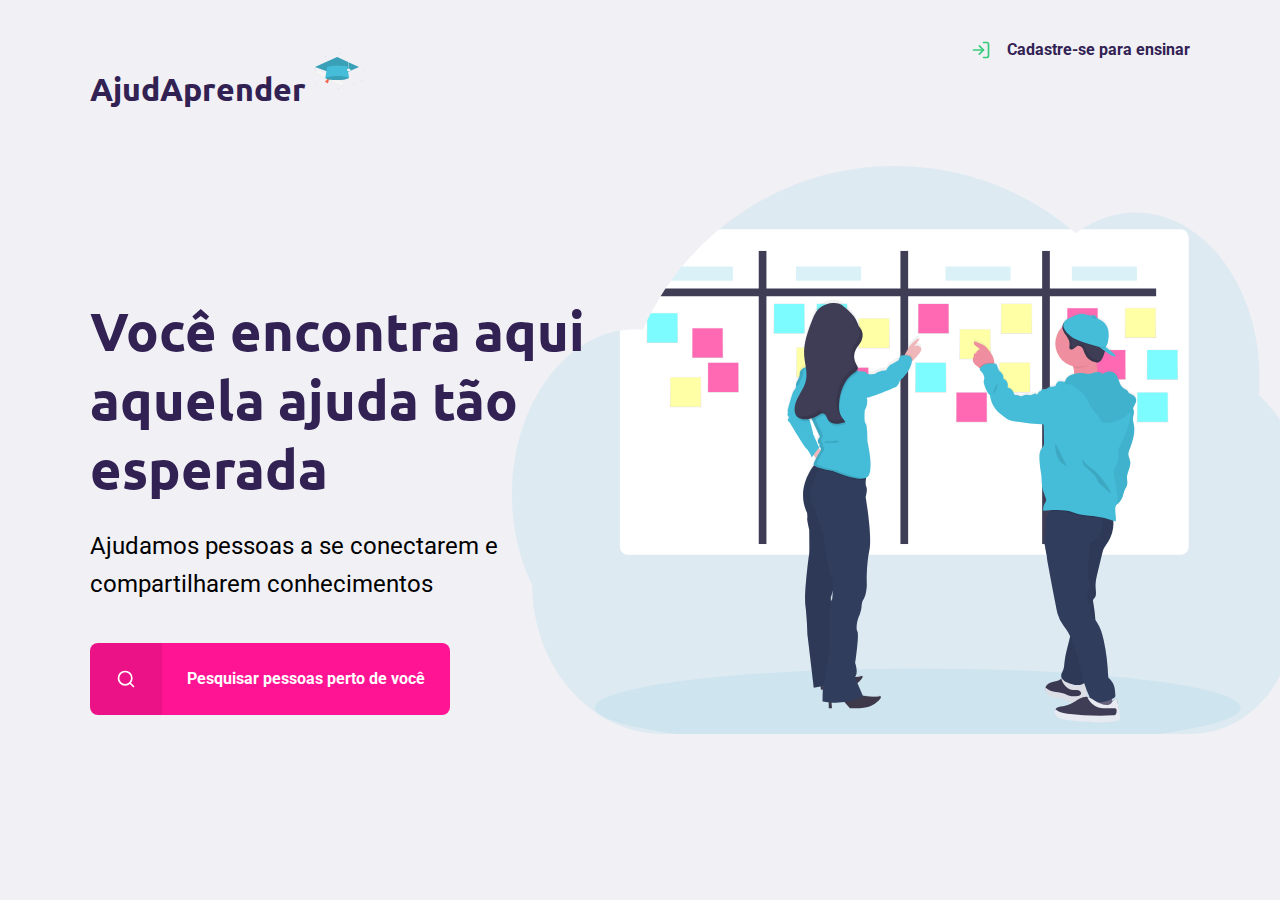
<file: index.html>
<!DOCTYPE html>
<html lang="pt-br">

<head>

    <meta charset="UTF-8">
    <meta name="viewport" content="width=device-width, initial-scale=1.0">
    <link href="https://fonts.googleapis.com/css2?family=Roboto&family=Ubuntu:wght@700&display=swap" rel="stylesheet">


    <link rel="stylesheet" href="./styles/style.css">
    <link rel="stylesheet" href="./styles/home.css">
    <link rel="stylesheet" href="./styles/modal.css">
    <link rel="stylesheet" href="./styles/responsive.css">
    <link rel="shortcut icon" href="./assets/fav2.ico"/>
    
    
    <title>
        AjudAprender
    </title>

</head>

<body>
    <div id="page-home">
        <div class="content">
            <header>
                <h3>
                    AjudAprender
                    <img src="assets/logo.svg" alt="Logomarca AjudAprender">
                </h3>
    
                <a href="cadastro.html">
                    <span></span>
                    Cadastre-se para ensinar</a>
            </header>
            <main>
                <h1>
                    Você encontra aqui aquela ajuda tão esperada
                </h1>
                
                <p>
                    Ajudamos pessoas a se conectarem e compartilharem conhecimentos
                </p>
                <a href="#"><span></span><strong>Pesquisar pessoas perto de você</strong></a>             
                
            </main>
            
        </div>
    </div>
    
    <div id="modal" class="hide">
        <div class="content">
            <div class="header">
                <h1>Ajudantes cadastrados</h1>
                <a href="#">Fechar</a>
            </div>
            <form action="pesquisa.html">
                <label for="search">Cidade</label>
                <div class="search field">
                    <input type="text" name="search" placeholder="Pesquise por cidade">
                    <button>
                        <img src="./assets/search.svg" alt="Buscar">
                    </button>
                </div>
            </form>
        </div>
    </div>
    <script src="./scripts/main.js"></script>
</body>

</html>
</file>
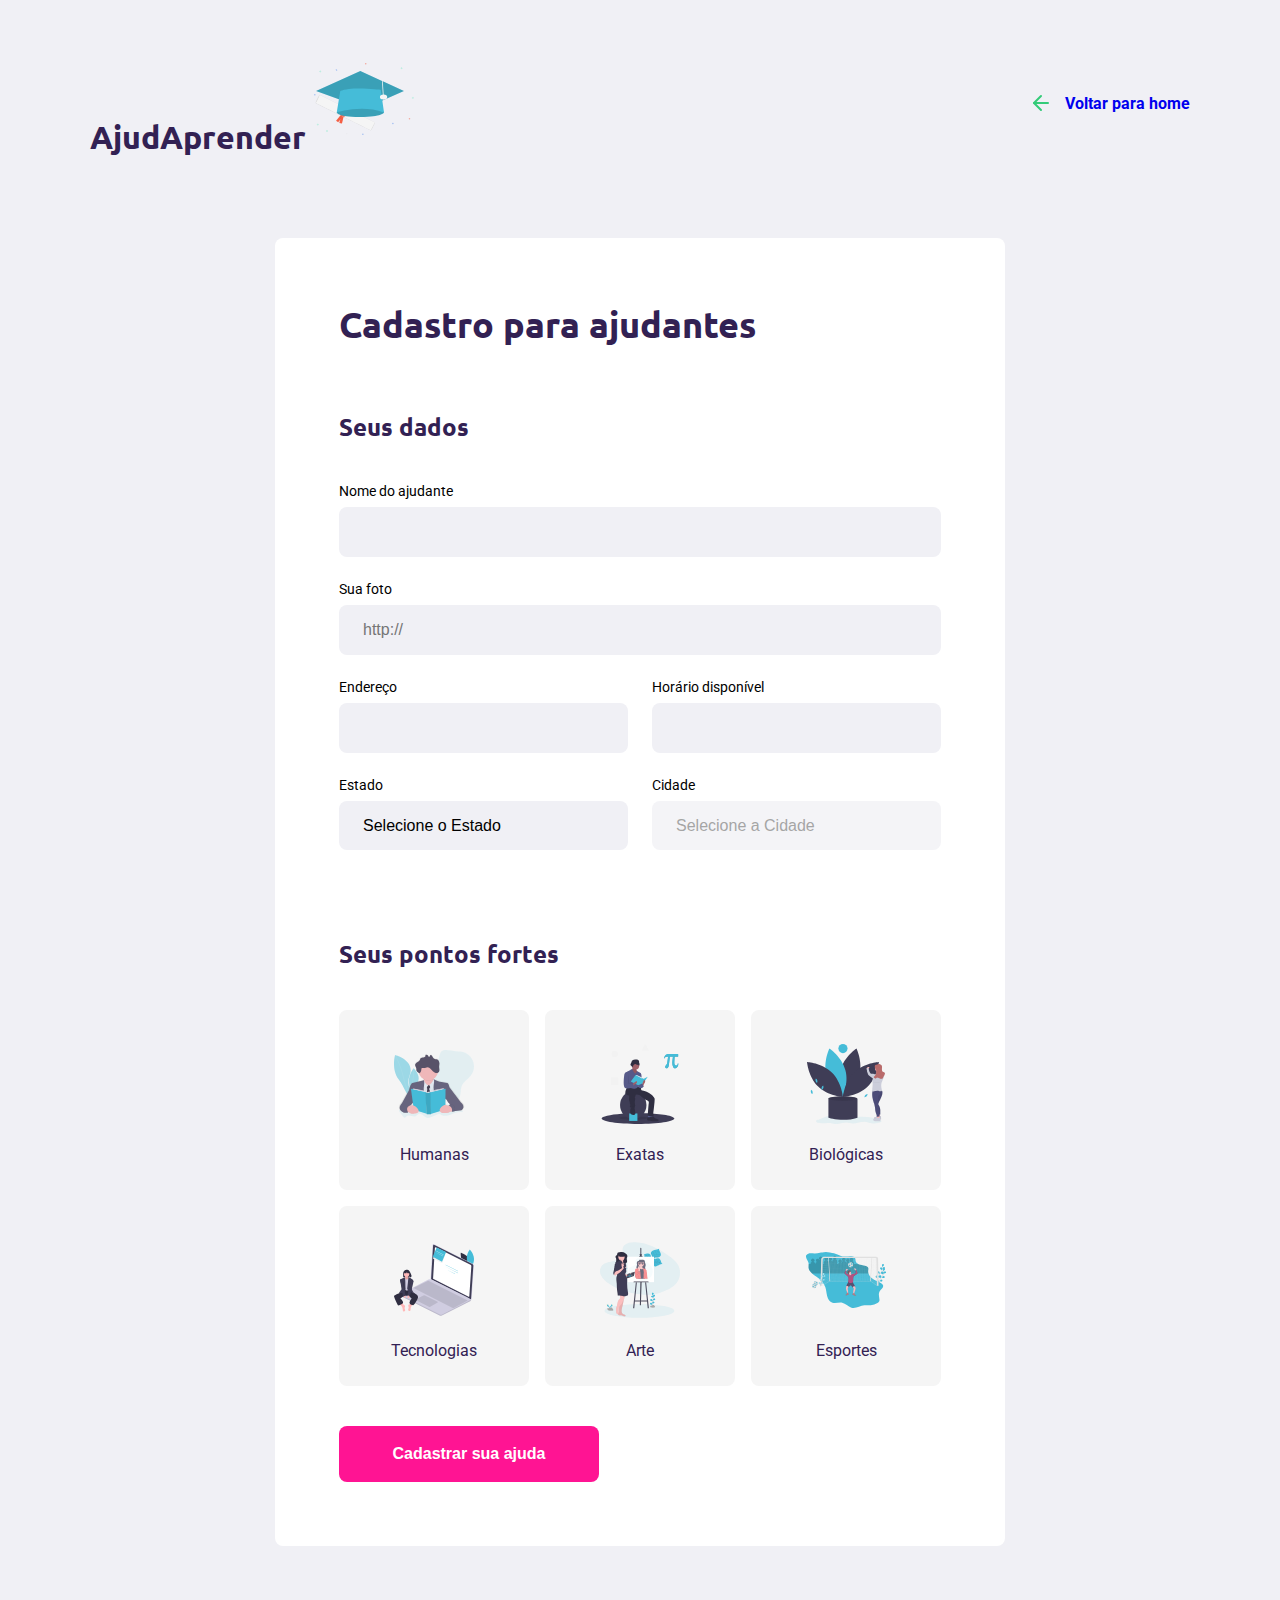
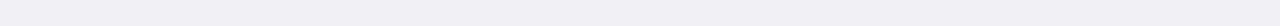
<file: cadastro.html>
<!DOCTYPE html>
<html lang="pt-br">

<head>

    <meta charset="UTF-8">
    <meta name="viewport" content="width=device-width, initial-scale=1.0">
    <link href="https://fonts.googleapis.com/css2?family=Roboto&family=Ubuntu:wght@700&display=swap" rel="stylesheet">


    <link rel="stylesheet" href="./styles/style.css">
    <link rel="stylesheet" href="./styles/create-point.css">
    <link rel="stylesheet" href="./styles/responsive.css">
    <link rel="shortcut icon" href="./assets/fav2.ico"/>
    
    <title>
        Cadastrar
    </title>

</head>

<body>
    <div id="page-create-point">
        
            <header>
                <h3>
                    AjudAprender
                    <img src="assets/logo.svg" alt="Logomarca">
                </h3>
    
                <a href="index.html">
                    <span></span>
                    Voltar para home</a>
            </header>
            
            <form action="">
                <h1>Cadastro para ajudantes</h1>

                <fieldset>
                    <legend>
                        <h2>
                            Seus dados
                        </h2>
                    </legend>
                    
                    <div class="field">
                        <label for="name">Nome do ajudante</label>
                        <input type="text" name="name"> 
                    </div>
                    <div class="field">
                        <label for="name">Sua foto</label>
                        <input type="url" name="image" placeholder="http://">
                    </div>
                    <div class="field-group">
                        <div class="field">
                            <label for="adress">Endereço</label>
                            <input type="text" name="adress" required>
                        </div>
                        <div class="field">
                            <label for="adress">Horário disponível</label>
                            <input type="text" name="hour" required>
                        </div>
                    </div>

                    <div class="field-group">
                        <div class="field">
                            <label for="state">Estado</label>
                            <select name="uf" required>
                                <option value="">Selecione o Estado</option>
                                
                            </select>
                        </div>
                        <div class="field">
                            <label for="city">Cidade</label>
                            <select name="city" disabled required>
                                <option value="">Selecione a Cidade</option>
                            </select>
                            <input type="hidden" name="state">

                        </div>

                </fieldset>
                <fieldset>
                    <legend>
                        <h2>
                            Seus pontos fortes
                        </h2>
                    </legend>
                    <div class="items-grid">
                        <li data-id="1">
                            <img src="./assets/hum.svg" alt="Humanas">
                            <span>Humanas</span>
                        </li>

                        <li data-id="2">
                            <img src="./assets/mat.svg" alt="Exatas">
                            <span>Exatas</span>
                        </li>

                        <li data-id="3">
                            <img src="./assets/bio.svg" alt="Biológicas">
                            <span>Biológicas</span>
                        </li>

                        <li data-id="4">
                            <img src="./assets/tec.svg" alt="Tecnologias">
                            <span>Tecnologias</span>
                        </li>

                        <li data-id="5">
                            <img src="./assets/art.svg" alt="Arte">
                            <span>Arte</span>
                        </li>

                        <li data-id="6">
                            <img src="./assets/sport.svg" alt="Esportes">
                            <span>Esportes</span>
                        </li>
                    </div>
                    <input type="hidden" name="items">
            
                </fieldset>
                <button type="submit" onclick="cadastroSucesso()" value="Exibir Alert">Cadastrar sua ajuda</button>
            </form>
    </div>
    <script src="./scripts/create-point.js"></script>
    <script>
        function cadastroSucesso(){
            alert("Obrigado por se cadastrar!");
        }
    </script>
    </body>
</html>
</file>
<file: styles/style.css>
:root {
    --title-color: #322153;
    --primary-color: #FF1493;

}
*{
    margin: 0;
    padding: 0;
    box-sizing: border-box;
}
html {
    margin: 0;
    padding: 0;
    font-family: 'Roboto', sans-serif;

}
body {
    background: #f0f0f5;
    -webkit-font-smoothing: antialiased;

}
a {
    text-decoration: none;
}
h1 {
    font-size: 30px;
}
h1, h2, h3, h4, h5, h6 {
    font-family: 'Ubuntu', sans-serif;;
    color: var(--title-color);
}
</file>
<file: styles/home.css>
#page-home {
    height: 100vh;
    background: url('../assets/principal.svg') no-repeat;
    background-position-y: center;
    background-position-x: right;
    background-size: 800px;
    
}
#page-home .content {
    width: 90%;
    max-width: 1100px;
    height: 100%;
    margin: 0 auto;
    display: flex;
    flex-direction: column;

}
#page-home header {
    margin-top: 40px;
    display: flex;
    justify-content: space-between;
}
#page-home header a {
    display: flex;
    color: var(--title-color);
    font-weight: 700;
    
}
#page-home header a span {
    margin-right: 16px;
    display: flex;
    background-image: url('../assets/log-in.svg');
    width: 20px;
    height: 20px;

}
#page-home header img {
    width: 50px;
    height: 60px;
} 
#page-home main {
    max-width: 560px;
    flex: 1;
    height: 600px;
    display: flex;
    flex-direction: column;
    justify-content: center;
}
#page-home main h1 {
    font-size: 54px;
    
}
#page-home main p {
    font-size: 24px;
    line-height: 38px;
    margin-top: 24px;
}
#page-home main a {
    width: 100%;
    max-width: 360px;
    height: 72px;
    border-radius: 8px;
    display: flex;
    align-items: center;
    margin-top: 40px;
    background-color: var(--primary-color);
    transition: 1s;
    color: white;
    
    
}
#page-home main a:hover {
    background-color: #FF00FF;
}
#page-home main a span {
    width: 72px;
    height: 72px;
    background-color: rgba(0, 0, 0, 0.08);
    border-top-left-radius: 8px;
    border-bottom-left-radius: 8px;
    display: flex;
    align-items: center;
    justify-content: center;

}
#page-home main a span::after {
    content: "";
    background-image: url('../assets/search.svg');
    width: 20px;
    height: 20px;
}
#page-home main a strong {
    flex: 1;
    text-align: center;
}
#page-home h3 {
    font-size: 2rem;
    margin-top: 1px;
}
</file>
<file: styles/modal.css>
#modal {
    background-color: #0e0a14ef;
    height: 100vh;
    width: 100vw;
    position: fixed;
    top: 0;
    display: flex;
    justify-content: center;
    align-items: center;
    transition: 700ms;
}
#modal.hide {
    display: none;
}

#modal .content {
    color: white;
    width: 420px;

}
#modal .header {
    display: flex;
    align-items: center;
    justify-content: space-between;
    margin-bottom: 48px;
}
#modal .header a {
    background-image: url("../assets/x.svg");
    width: 20px;
    height: 20px;
    display: flex;
    font-size: 0.01px;
}
#modal .header h1 {
    color: white;
    font-size: 36px;
    line-height: 42px;
    
}
#modal form label {
    font-size: 14px;
    line-height: 16px;
    display: block;
    margin-bottom: 8px;
}
#modal form .field {
    display: flex;
    
}
#modal form input {
    flex: 1;
    background-color: #f0f0f5;
    border-radius: 8px 0 0 8px;
    border: 0;
    padding: 16px 24px;
    font-size: 16px;
    color: #6c6c80;
}
#modal form button {
    width: 72px;
    height: 72px;
    background-color: #FF00FF;
    border: 0;
    border-radius: 0 8px 8px 0;
    transition: 1s;
}
#modal form button:hover {
    background-color: #FF1493;
}
</file>
<file: styles/responsive.css>
@media (max-width: 870px) {
    #page-home {
        background-position-x: 70vw;
    }
    #page-home .content {
        align-items: center;
        text-align: center;
    }
    #page-home header a {
        position: absolute;
        bottom: 48px;
        transform: translateX(-50%);

    }
    #page-home main {
        align-items: center;
    }
    #page-search-results .cards {
        grid-template-columns: 1fr;
    }
}
@media (min-width: 1216px) {
    #page-home {
        background-position-x: 40vw;
    }
        
}
@media (max-height: 640px) {
    #page-home {
        background-position-y: 200px;
    }
}
</file>
<file: styles/create-point.css>
#page-create-point {
    width: 90%;
    max-width: 1100px;
    margin: 0 auto;

}
#page-create-point header {
    margin-top: 48px;
    display: flex;
    justify-content: space-between;
    align-items: center;
}
#page-create-point header img {
    width: 100px;
    height: 100px;
}
#page-create-point h3 {
    font-size: 2rem;
    margin-top: 1px;
}
#page-create-point header a {
    color: var(--title color);
    font-weight: bold;
    display: flex;
    align-items: center;

}
#page-create-point header a span {
    margin-right: 16px;
    background-image: url('../assets/arrow-left.svg');
    display: flex;
    width: 20px;
    height: 24px;
}
form {
    background-color: white;
    /*padding preenche a caixa*/
    
    margin: 80px auto;
    padding: 64px;
    border-radius: 8px;
    max-width: 730px;
}
form h1 {
    font-size: 36px;
    
}
form fieldset {
    margin-top: 64px;
    border: 0;
}
form legend {
    margin-bottom: 40px;
}
form legend h2 {
    font-size: 24px;
}
form .field {
    flex: 1;
    display: flex;
    flex-direction: column;
    margin-bottom: 24px;
}
form .field-group {
    display: flex;
}
form input,
form select {
    background-color: #f0f0f5;
    border: 0;
    padding: 16px 24px;
    font-size: 16px;
    border-radius: 8px;
    /*tirar linha preta*/
    outline: none;

}
form select {
    -webkit-appearance: none;
    -moz-appearance: none;
    appearance: none;
}
form label {
    font-size: 14px;
    margin-bottom: 8px;
}
form .field-group .field+ .field {
    margin-left: 24px;
}
form button {
    width: 260px;
    height: 56px;
    background-color: var(--primary-color);
    border-radius: 8px;
    color: white;
    font-weight: bold;
    font-size: 16px;
    border: 0;
    margin-top: 40px;
    transition: background-color 400ms;
    cursor: pointer;
}
form button:hover{
    background-color: #FF00FF;
}
.items-grid {
    display: grid;
    grid-template-columns: 1fr 1fr 1fr;
    gap: 16px;

}
.items-grid li {
    background-color: #f5f5f5;
    list-style: none;
    border: 2px solid #f5f5f5;
    height: 180px;
    border-radius: 8px;
    padding: 32px 24px 16px;
    display: flex;
    flex-direction: column;
    align-items: center;
    justify-content: space-between;
    text-align: center;
    cursor: pointer;
}
.items-grid li span {
    margin-top: 12px;
    flex: 1;
    display: flex;
    align-items: center;
    color: var(--title-color);
}
.items-grid li.selected {
    background: #e1faec;
    border: 2px solid palevioletred;
}
.tems-grid li img,
.items-grid li span {
    pointer-events: none;
}
.items-grid img {
    width: 80px;
    height: 80px;
}
</file>
